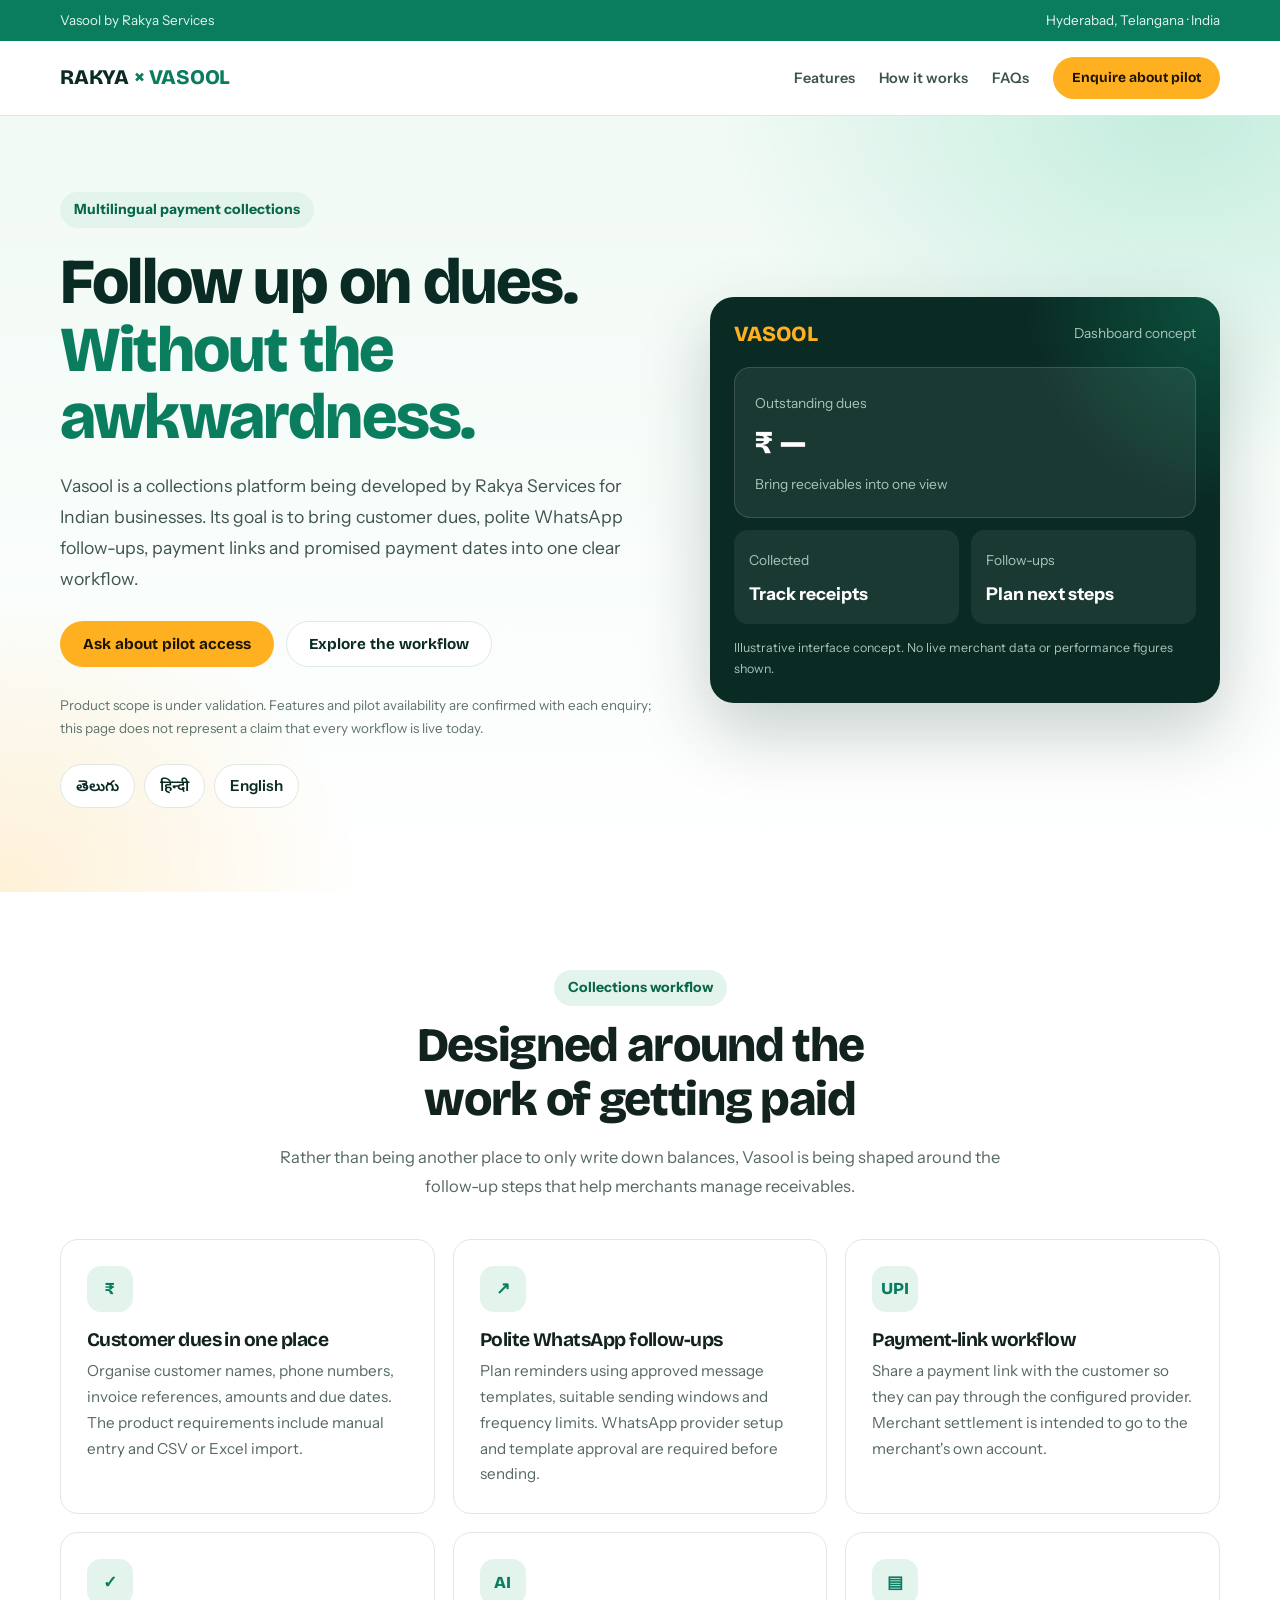
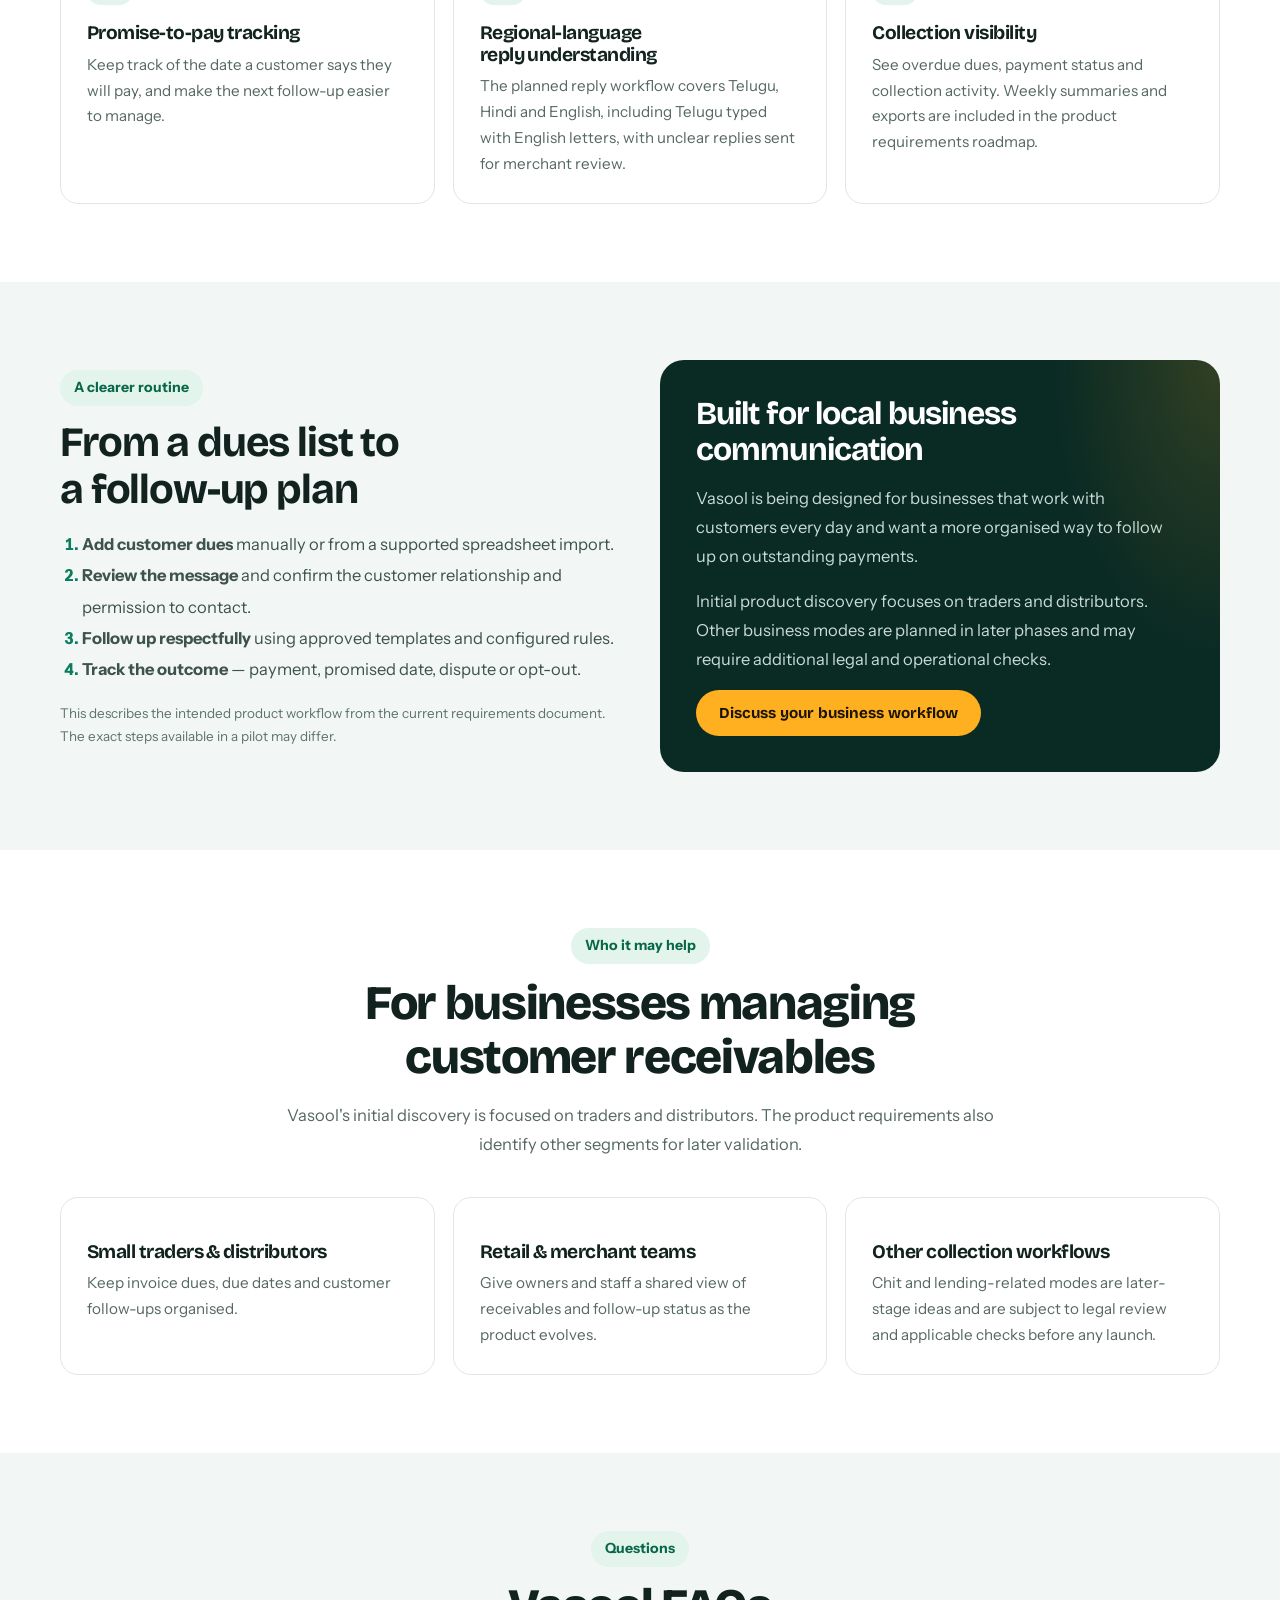
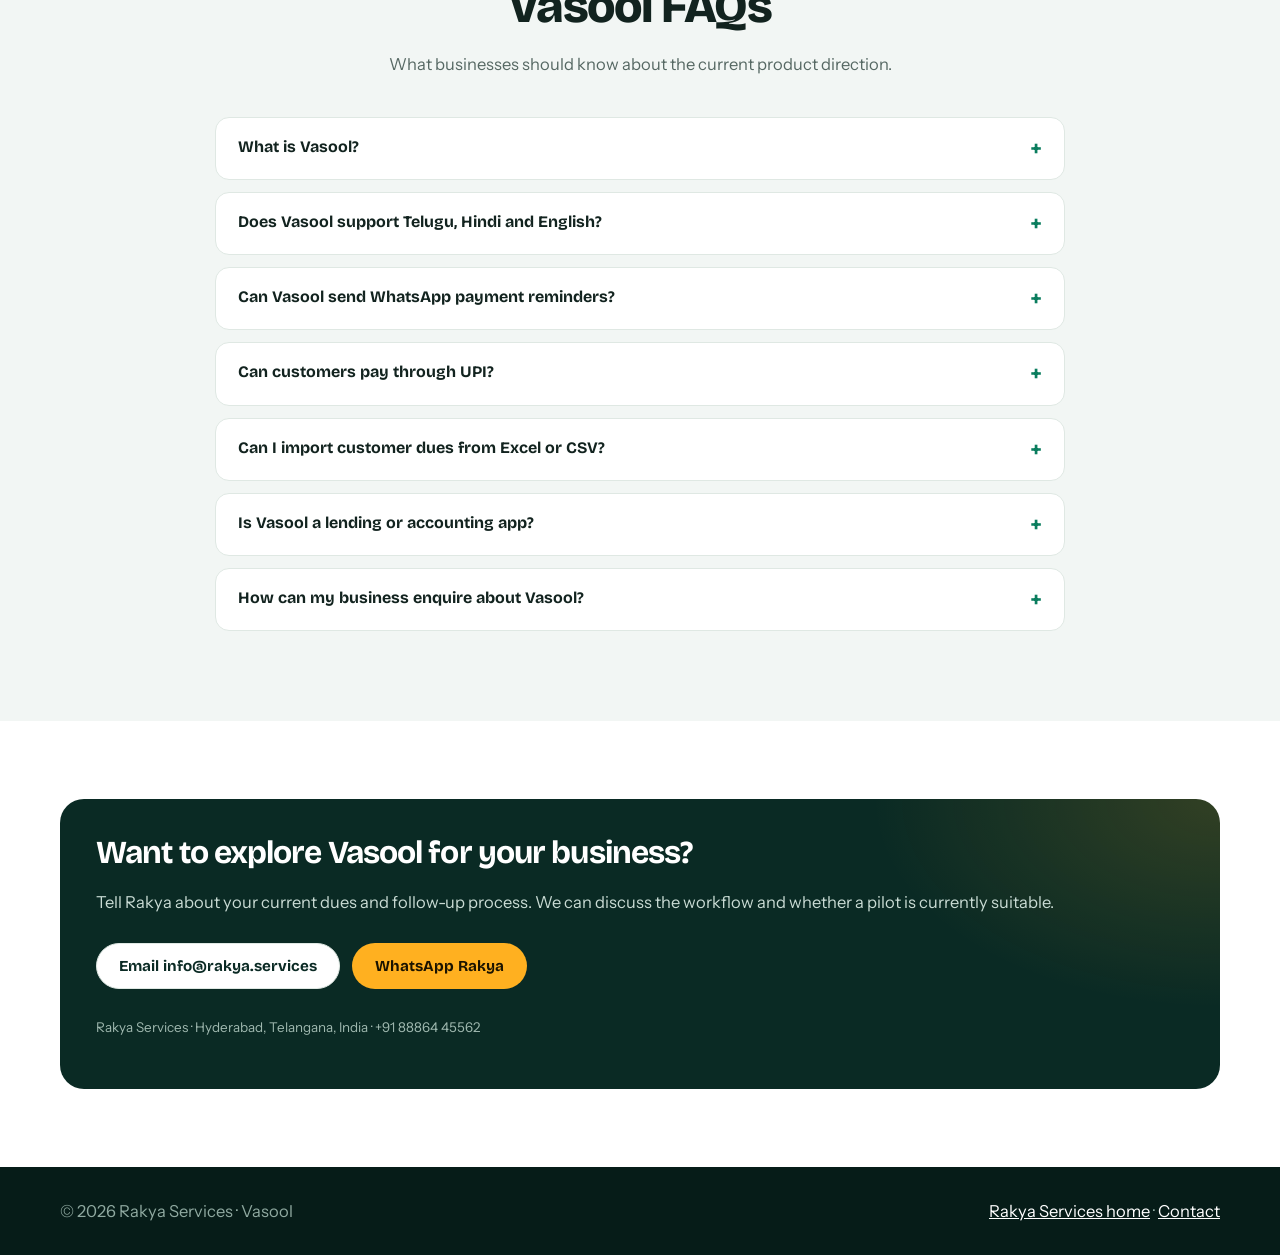
<file: vasool/index.html>
<!doctype html>
<html lang="en">
<head>
  <meta charset="utf-8">
  <meta name="viewport" content="width=device-width, initial-scale=1">
  <title>Vasool – WhatsApp Payment Reminders & Dues Management | Rakya</title>
  <meta name="description" content="Discover Vasool by Rakya: a multilingual payment-collections platform designed to organise customer dues, WhatsApp follow-ups, UPI payment links and promise-to-pay tracking for Indian businesses.">
  <meta name="robots" content="index, follow, max-image-preview:large">
  <meta name="theme-color" content="#0A7D5E">
  <link rel="canonical" href="https://rakya.services/vasool/">

  <meta property="og:type" content="website">
  <meta property="og:site_name" content="Rakya Services">
  <meta property="og:title" content="Vasool – Smarter Payment Collections for Indian Businesses">
  <meta property="og:description" content="Organise customer dues, plan polite payment follow-ups and track payment commitments in Telugu, Hindi and English. Explore Vasool by Rakya.">
  <meta property="og:url" content="https://rakya.services/vasool/">
  <meta property="og:image" content="https://rakya.services/og-vasool.png">
  <meta property="og:image:width" content="1200">
  <meta property="og:image:height" content="630">
  <meta property="og:image:alt" content="Vasool by Rakya – multilingual payment collections">
  <meta name="twitter:card" content="summary_large_image">
  <meta name="twitter:title" content="Vasool – Smarter Payment Collections">
  <meta name="twitter:description" content="A multilingual collections platform concept for organising dues, WhatsApp follow-ups and payment commitments.">
  <meta name="twitter:image" content="https://rakya.services/og-vasool.png">

  <link rel="preconnect" href="https://fonts.googleapis.com">
  <link rel="preconnect" href="https://fonts.gstatic.com" crossorigin>
  <link href="https://fonts.googleapis.com/css2?family=Bricolage+Grotesque:opsz,wght@12..96,600;12..96,700;12..96,800&family=Instrument+Sans:wght@400;500;600;700&family=Noto+Sans+Telugu:wght@400;600;700&family=Noto+Sans+Devanagari:wght@400;600;700&display=swap" rel="stylesheet">

  <script type="application/ld+json">
  {"@context":"https://schema.org","@type":"Organization","@id":"https://rakya.services/#organization","name":"Rakya Services","url":"https://rakya.services/","email":"info@rakya.services","telephone":"+91-88864-45562","address":{"@type":"PostalAddress","addressLocality":"Hyderabad","addressRegion":"Telangana","addressCountry":"IN"}}
  </script>
  <script type="application/ld+json">
  {"@context":"https://schema.org","@type":"WebPage","@id":"https://rakya.services/vasool/#webpage","url":"https://rakya.services/vasool/","name":"Vasool – WhatsApp Payment Reminders & Dues Management","description":"Vasool is a multilingual payment-collections platform being developed by Rakya Services.","isPartOf":{"@id":"https://rakya.services/#website"},"about":{"@id":"https://rakya.services/#organization"},"inLanguage":"en-IN"}
  </script>
  <script type="application/ld+json">
  {"@context":"https://schema.org","@type":"BreadcrumbList","itemListElement":[{"@type":"ListItem","position":1,"name":"Home","item":"https://rakya.services/"},{"@type":"ListItem","position":2,"name":"Vasool","item":"https://rakya.services/vasool/"}]}
  </script>
  <script type="application/ld+json">
  {"@context":"https://schema.org","@type":"FAQPage","mainEntity":[
  {"@type":"Question","name":"What is Vasool?","acceptedAnswer":{"@type":"Answer","text":"Vasool is a multilingual payment-collections platform being developed by Rakya Services. It is designed to help businesses organise customer dues, manage polite payment follow-ups, track promised payment dates and view collection progress."}},
  {"@type":"Question","name":"Does Vasool support Telugu, Hindi and English?","acceptedAnswer":{"@type":"Answer","text":"The product is being designed for Telugu, Hindi and English interactions, including Telugu replies typed using English letters. Exact language coverage will be confirmed during pilot validation."}},
  {"@type":"Question","name":"Can Vasool send WhatsApp payment reminders?","acceptedAnswer":{"@type":"Answer","text":"WhatsApp follow-ups using approved message templates are part of the planned collections workflow. Availability depends on pilot readiness, provider setup, template approval and customer consent."}},
  {"@type":"Question","name":"Can customers pay through UPI?","acceptedAnswer":{"@type":"Answer","text":"The planned workflow supports payment links, including UPI-enabled links. Payment provider configuration and settlement arrangements will be confirmed before a merchant pilot."}},
  {"@type":"Question","name":"Can I import customer dues from Excel or CSV?","acceptedAnswer":{"@type":"Answer","text":"Importing customer dues from CSV and Excel is included in the product requirements. Ask Rakya about the import options available in the current pilot."}},
  {"@type":"Question","name":"Is Vasool a lending or accounting app?","acceptedAnswer":{"@type":"Answer","text":"Vasool is focused on payment follow-up and collections workflow. The current product scope does not position it as a full accounting or ERP system, a lender, or a credit-scoring service."}},
  {"@type":"Question","name":"How can my business enquire about Vasool?","acceptedAnswer":{"@type":"Answer","text":"Contact Rakya Services in Hyderabad by email at info@rakya.services or phone at +91 88864 45562 to ask about current pilot availability."}}
  ]}
  </script>
  <style>
    :root{--forest:#0A2A24;--forest-deep:#061C18;--forest-mid:#123C34;--brand:#0A7D5E;--brand-dark:#086649;--brand-soft:#E2F4EC;--saffron:#FFB020;--saffron-dark:#F29D00;--saffron-soft:#FFF3D6;--ink:#12231F;--muted:#566863;--line:#DFE8E3;--mist:#F2F6F4;--on-dark:#C9DBD4;
      --heading:"Bricolage Grotesque","Noto Sans Telugu","Noto Sans Devanagari","Segoe UI",sans-serif;--body:"Instrument Sans","Noto Sans Telugu","Noto Sans Devanagari","Segoe UI",sans-serif}
    *{box-sizing:border-box}
    html{scroll-behavior:smooth;scroll-padding-top:24px}
    body{margin:0;color:var(--ink);font:400 16.5px/1.7 var(--body);background:#fff;-webkit-font-smoothing:antialiased}
    a{color:inherit}
    :focus-visible{outline:3px solid var(--saffron);outline-offset:3px}
    ::selection{background:var(--saffron-soft);color:var(--forest)}
    h1,h2,h3{font-family:var(--heading);letter-spacing:-.028em;line-height:1.12;margin-top:0;text-wrap:balance}
    .v-wrap{width:min(1160px,calc(100% - 40px));margin:auto}
    .v-top{padding:9px 0;background:var(--brand);color:#E4F6EE;font-size:.84rem}
    .v-top .v-wrap{display:flex;justify-content:space-between;gap:12px;flex-wrap:wrap}
    .v-headbar{background:rgba(255,255,255,.94);border-bottom:1px solid var(--line)}
    .v-nav{display:flex;align-items:center;justify-content:space-between;gap:20px;padding:16px 0}
    .v-brand{text-decoration:none;font:800 1.3rem var(--heading);letter-spacing:-.01em;color:var(--forest)}
    .v-brand span{color:var(--brand)}
    .v-navlinks{display:flex;gap:24px;align-items:center;flex-wrap:wrap;font-size:.9rem;font-weight:600;color:#3E534D}
    .v-navlinks a{text-decoration:none;transition:color .2s}
    .v-navlinks a:not(.v-btn):hover{color:var(--brand)}
    .v-btn{display:inline-flex;align-items:center;justify-content:center;min-height:46px;padding:11px 22px;border-radius:999px;text-decoration:none;font:700 .95rem var(--heading);background:var(--saffron);color:#1B1300;border:1px solid transparent;transition:background .2s,transform .2s}
    .v-btn:hover{background:var(--saffron-dark);transform:translateY(-1px)}
    .v-btn.light{background:#fff;color:var(--forest);border-color:var(--line)}
    .v-btn.light:hover{background:var(--mist)}
    .v-navlinks .v-btn{min-height:42px;padding:9px 18px;font-size:.86rem}
    .v-hero{padding:76px 0 84px;background:radial-gradient(55% 70% at 92% 0,rgba(16,185,129,.20),transparent 65%),radial-gradient(40% 55% at 0 100%,rgba(255,176,32,.18),transparent 70%),linear-gradient(180deg,#F1FAF5,#fff)}
    .v-hero-grid{display:grid;grid-template-columns:1.08fr .92fr;gap:52px;align-items:center}
    .v-eyebrow{display:inline-block;padding:6px 14px;border-radius:99px;background:var(--brand-soft);color:var(--brand-dark);font-size:.88rem;font-weight:700;text-transform:lowercase}
    .v-eyebrow::first-letter{text-transform:uppercase}
    h1{font-size:clamp(2.6rem,5vw,4.4rem);font-weight:800;line-height:1.06;margin:20px 0;color:var(--forest)}
    h1 em{font-style:normal;color:var(--brand)}
    .v-lead{max-width:650px;color:#3E534D;font-size:1.1rem;line-height:1.75}
    .v-actions{display:flex;gap:12px;flex-wrap:wrap;margin:27px 0}
    .v-langs{display:flex;gap:9px;flex-wrap:wrap;margin-top:24px}
    .v-langs span{padding:8px 15px;border:1px solid var(--line);background:#fff;border-radius:99px;font-weight:600;font-size:.95rem;color:var(--forest)}
    .v-preview{padding:24px;border-radius:24px;background:radial-gradient(60% 80% at 100% 0,rgba(16,185,129,.28),transparent 65%),var(--forest);color:#fff;box-shadow:0 28px 70px rgba(10,42,36,.22)}
    .v-preview-head{display:flex;justify-content:space-between;align-items:center;gap:12px}
    .v-logo{font:800 1.35rem var(--heading);letter-spacing:-.01em;color:var(--saffron)}
    .v-preview small{color:#A9C4BA}
    .v-kpi{margin:20px 0 12px;padding:20px;border-radius:16px;background:rgba(255,255,255,.07);border:1px solid rgba(255,255,255,.14)}
    .v-kpi strong{display:block;font:800 2rem var(--heading);margin:7px 0}
    .v-kpi-grid{display:grid;grid-template-columns:1fr 1fr;gap:12px}
    .v-kpi-grid div{padding:15px;border-radius:14px;background:rgba(255,255,255,.07)}
    .v-kpi-grid b{display:block;font-size:1.1rem;margin-top:6px}
    .v-preview-note{font-size:.78rem;color:#A9C4BA;margin:13px 0 0}
    .v-section{padding:78px 0}
    .v-alt{background:var(--mist)}
    .v-head{text-align:center;max-width:760px;margin:0 auto 38px}
    .v-head h2{font-size:clamp(2rem,4vw,3rem);font-weight:800;margin:13px 0}
    .v-head p{color:var(--muted);line-height:1.75}
    .v-grid{display:grid;grid-template-columns:repeat(3,1fr);gap:18px}
    .v-card{padding:26px;border:1px solid var(--line);border-radius:18px;background:#fff;transition:border-color .2s,box-shadow .2s}
    .v-card:hover{border-color:#9CCDBB;box-shadow:0 14px 40px rgba(10,42,36,.08)}
    .v-icon{width:46px;height:46px;border-radius:14px;display:grid;place-items:center;background:var(--brand-soft);color:var(--brand);font:800 1.05rem var(--heading)}
    .v-card h3{font-size:1.2rem;margin:17px 0 8px}
    .v-card p{margin:0;color:var(--muted);line-height:1.7;font-size:.95rem}
    .v-split{display:grid;grid-template-columns:1fr 1fr;gap:40px;align-items:center}
    .v-split h2{font-size:clamp(1.8rem,3.4vw,2.6rem);margin:13px 0}
    .v-list{padding-left:22px;color:#3E534D;line-height:1.9}
    .v-list li::marker{color:var(--brand);font-weight:800}
    .v-callout{padding:36px;border-radius:24px;background:radial-gradient(50% 120% at 100% 0,rgba(255,176,32,.16),transparent 60%),var(--forest);color:#fff}
    .v-callout p{color:var(--on-dark);line-height:1.75}
    .v-callout h2{font-size:2rem;margin:0 0 12px}
    .v-faq{max-width:850px;margin:auto}
    .v-faq details{padding:19px 22px;margin-bottom:12px;border:1px solid var(--line);border-radius:14px;background:#fff}
    .v-faq details[open]{border-color:#9CCDBB}
    .v-faq summary{display:flex;justify-content:space-between;gap:18px;font:700 1rem var(--heading);cursor:pointer;list-style:none}
    .v-faq summary::-webkit-details-marker{display:none}
    .v-faq summary::after{content:"+";color:var(--brand);font-size:1.45rem;line-height:1}
    .v-faq details[open] summary::after{content:"−"}
    .v-faq p{color:var(--muted);line-height:1.75;margin:12px 0 0}
    .v-faq a{color:var(--brand);font-weight:600}
    .v-footer{padding:30px 0;background:var(--forest-deep);color:#8FA9A0}
    .v-footer .v-wrap{display:flex;justify-content:space-between;gap:18px;flex-wrap:wrap}
    .v-footer a{color:#fff}
    .v-note{font-size:.84rem;color:#5E736D;line-height:1.7}
    @media(max-width:850px){.v-hero-grid,.v-split{grid-template-columns:1fr}.v-grid{grid-template-columns:repeat(2,1fr)}.v-hero{padding:55px 0}}
    @media(max-width:560px){.v-wrap{width:min(100% - 30px,1160px)}.v-grid{grid-template-columns:1fr}.v-nav{align-items:flex-start;flex-direction:column}.v-navlinks{gap:14px}.v-section{padding:58px 0}.v-preview{padding:18px}.v-callout{padding:26px}}
    @media(prefers-reduced-motion:reduce){*,*::before,*::after{transition-duration:.01ms!important;scroll-behavior:auto!important}}
  </style>
</head>
<body>
  <div class="v-top"><div class="v-wrap"><span>Vasool by Rakya Services</span><span>Hyderabad, Telangana · India</span></div></div>
  <header class="v-headbar"><div class="v-wrap v-nav">
    <a class="v-brand" href="/" aria-label="Rakya Services home">RAKYA <span>× VASOOL</span></a>
    <nav class="v-navlinks" aria-label="Vasool navigation">
      <a href="#features">Features</a><a href="#workflow">How it works</a><a href="#faq">FAQs</a><a class="v-btn" href="#contact">Enquire about pilot</a>
    </nav>
  </div></header>

  <main>
    <section class="v-hero">
      <div class="v-wrap v-hero-grid">
        <div>
          <span class="v-eyebrow">MULTILINGUAL PAYMENT COLLECTIONS</span>
          <h1>Follow up on dues.<br><em>Without the awkwardness.</em></h1>
          <p class="v-lead">Vasool is a collections platform being developed by Rakya Services for Indian businesses. Its goal is to bring customer dues, polite WhatsApp follow-ups, payment links and promised payment dates into one clear workflow.</p>
          <div class="v-actions">
            <a class="v-btn" href="#contact">Ask about pilot access</a>
            <a class="v-btn light" href="#features">Explore the workflow</a>
          </div>
          <p class="v-note">Product scope is under validation. Features and pilot availability are confirmed with each enquiry; this page does not represent a claim that every workflow is live today.</p>
          <div class="v-langs"><span>తెలుగు</span><span>हिन्दी</span><span>English</span></div>
        </div>
        <div class="v-preview" aria-label="Illustrative collections dashboard concept">
          <div class="v-preview-head"><span class="v-logo">VASOOL</span><small>Dashboard concept</small></div>
          <div class="v-kpi"><small>Outstanding dues</small><strong>₹ —</strong><small>Bring receivables into one view</small></div>
          <div class="v-kpi-grid"><div><small>Collected</small><b>Track receipts</b></div><div><small>Follow-ups</small><b>Plan next steps</b></div></div>
          <p class="v-preview-note">Illustrative interface concept. No live merchant data or performance figures shown.</p>
        </div>
      </div>
    </section>

    <section class="v-section" id="features">
      <div class="v-wrap">
        <div class="v-head"><span class="v-eyebrow">COLLECTIONS WORKFLOW</span><h2>Designed around the work of getting paid</h2><p>Rather than being another place to only write down balances, Vasool is being shaped around the follow-up steps that help merchants manage receivables.</p></div>
        <div class="v-grid">
          <article class="v-card"><div class="v-icon">₹</div><h3>Customer dues in one place</h3><p>Organise customer names, phone numbers, invoice references, amounts and due dates. The product requirements include manual entry and CSV or Excel import.</p></article>
          <article class="v-card"><div class="v-icon">↗</div><h3>Polite WhatsApp follow-ups</h3><p>Plan reminders using approved message templates, suitable sending windows and frequency limits. WhatsApp provider setup and template approval are required before sending.</p></article>
          <article class="v-card"><div class="v-icon">UPI</div><h3>Payment-link workflow</h3><p>Share a payment link with the customer so they can pay through the configured provider. Merchant settlement is intended to go to the merchant's own account.</p></article>
          <article class="v-card"><div class="v-icon">✓</div><h3>Promise-to-pay tracking</h3><p>Keep track of the date a customer says they will pay, and make the next follow-up easier to manage.</p></article>
          <article class="v-card"><div class="v-icon">AI</div><h3>Regional-language reply understanding</h3><p>The planned reply workflow covers Telugu, Hindi and English, including Telugu typed with English letters, with unclear replies sent for merchant review.</p></article>
          <article class="v-card"><div class="v-icon">▤</div><h3>Collection visibility</h3><p>See overdue dues, payment status and collection activity. Weekly summaries and exports are included in the product requirements roadmap.</p></article>
        </div>
      </div>
    </section>

    <section class="v-section v-alt" id="workflow">
      <div class="v-wrap v-split">
        <div>
          <span class="v-eyebrow">A CLEARER ROUTINE</span>
          <h2>From a dues list to a follow-up plan</h2>
          <ol class="v-list">
            <li><strong>Add customer dues</strong> manually or from a supported spreadsheet import.</li>
            <li><strong>Review the message</strong> and confirm the customer relationship and permission to contact.</li>
            <li><strong>Follow up respectfully</strong> using approved templates and configured rules.</li>
            <li><strong>Track the outcome</strong> — payment, promised date, dispute or opt-out.</li>
          </ol>
          <p class="v-note">This describes the intended product workflow from the current requirements document. The exact steps available in a pilot may differ.</p>
        </div>
        <aside class="v-callout">
          <h2>Built for local business communication</h2>
          <p>Vasool is being designed for businesses that work with customers every day and want a more organised way to follow up on outstanding payments.</p>
          <p>Initial product discovery focuses on traders and distributors. Other business modes are planned in later phases and may require additional legal and operational checks.</p>
          <a class="v-btn" href="#contact">Discuss your business workflow</a>
        </aside>
      </div>
    </section>

    <section class="v-section">
      <div class="v-wrap">
        <div class="v-head"><span class="v-eyebrow">WHO IT MAY HELP</span><h2>For businesses managing customer receivables</h2><p>Vasool's initial discovery is focused on traders and distributors. The product requirements also identify other segments for later validation.</p></div>
        <div class="v-grid">
          <article class="v-card"><h3>Small traders & distributors</h3><p>Keep invoice dues, due dates and customer follow-ups organised.</p></article>
          <article class="v-card"><h3>Retail & merchant teams</h3><p>Give owners and staff a shared view of receivables and follow-up status as the product evolves.</p></article>
          <article class="v-card"><h3>Other collection workflows</h3><p>Chit and lending-related modes are later-stage ideas and are subject to legal review and applicable checks before any launch.</p></article>
        </div>
      </div>
    </section>

    <section class="v-section v-alt" id="faq">
      <div class="v-wrap">
        <div class="v-head"><span class="v-eyebrow">QUESTIONS</span><h2>Vasool FAQs</h2><p>What businesses should know about the current product direction.</p></div>
        <div class="v-faq">
          <details><summary>What is Vasool?</summary><p>Vasool is a multilingual payment-collections platform being developed by Rakya Services. It is designed to help businesses organise customer dues, manage polite payment follow-ups, track promised payment dates and view collection progress.</p></details>
          <details><summary>Does Vasool support Telugu, Hindi and English?</summary><p>The product is being designed for Telugu, Hindi and English interactions, including Telugu replies typed using English letters. Exact language coverage will be confirmed during pilot validation.</p></details>
          <details><summary>Can Vasool send WhatsApp payment reminders?</summary><p>WhatsApp follow-ups using approved message templates are part of the planned workflow. Availability depends on pilot readiness, provider setup, template approval and customer consent.</p></details>
          <details><summary>Can customers pay through UPI?</summary><p>The planned workflow supports payment links, including UPI-enabled links. Payment provider configuration and settlement arrangements will be confirmed before a merchant pilot.</p></details>
          <details><summary>Can I import customer dues from Excel or CSV?</summary><p>Importing customer dues from CSV and Excel is included in the product requirements. Ask Rakya about the import options available in the current pilot.</p></details>
          <details><summary>Is Vasool a lending or accounting app?</summary><p>Vasool is focused on payment follow-up and collections workflow. The current product scope does not position it as a full accounting or ERP system, a lender, or a credit-scoring service.</p></details>
          <details><summary>How can my business enquire about Vasool?</summary><p>Contact Rakya Services in Hyderabad by email at <a href="mailto:info@rakya.services">info@rakya.services</a> or phone at <a href="tel:+918886445562">+91 88864 45562</a> to ask about current pilot availability.</p></details>
        </div>
      </div>
    </section>

    <section class="v-section" id="contact">
      <div class="v-wrap">
        <div class="v-callout">
          <h2>Want to explore Vasool for your business?</h2>
          <p>Tell Rakya about your current dues and follow-up process. We can discuss the workflow and whether a pilot is currently suitable.</p>
          <div class="v-actions">
            <a class="v-btn light" href="mailto:info@rakya.services?subject=Vasool%20pilot%20enquiry">Email info@rakya.services</a>
            <a class="v-btn" href="https://wa.me/918886445562?text=Hello%20Rakya%2C%20I%20want%20to%20know%20about%20Vasool." target="_blank" rel="noopener">WhatsApp Rakya</a>
          </div>
          <p class="v-note" style="color:#9FB8AF">Rakya Services · Hyderabad, Telangana, India · +91 88864 45562</p>
        </div>
      </div>
    </section>
  </main>

  <footer class="v-footer"><div class="v-wrap"><span>© <span id="year">2026</span> Rakya Services · Vasool</span><span><a href="/">Rakya Services home</a> · <a href="mailto:info@rakya.services">Contact</a></span></div></footer>
  <script>document.getElementById("year").textContent=new Date().getFullYear();</script>
</body>
</html>
</file>
